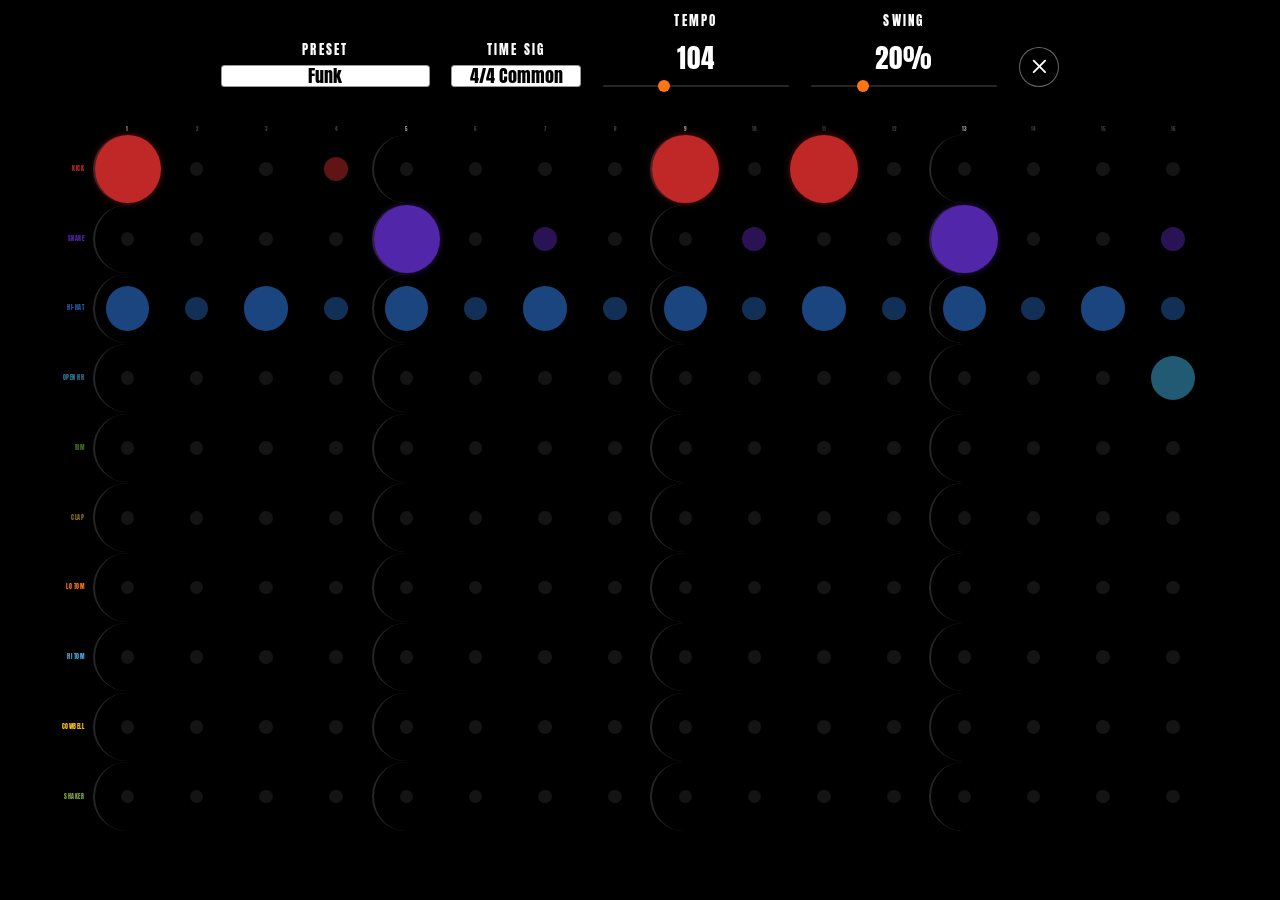
<file: data/music/sequencer/index.html>
<!DOCTYPE html>
<html lang="en">
<head>
<meta charset="UTF-8">
<meta name="viewport" content="width=device-width, initial-scale=1.0">
<title>Drum Sequencer · Tribe of Abraham</title>
<meta name="apple-mobile-web-app-capable" content="yes">
<meta name="mobile-web-app-capable" content="yes">
<meta name="apple-mobile-web-app-status-bar-style" content="black-translucent">
<meta name="theme-color" content="#000000">
<link rel="preconnect" href="https://fonts.googleapis.com">
<link rel="preconnect" href="https://fonts.gstatic.com" crossorigin>
<link href="https://fonts.googleapis.com/css2?family=Anton&family=DM+Sans:wght@300;400;500&display=swap" rel="stylesheet">
<style>
*, *::before, *::after { box-sizing: border-box; margin: 0; padding: 0; }

:root {
  /* Nashville Notation chord palette */
  --c1: #c02727;  /* Red */
  --c2: #5226a8;  /* Purple */
  --c3: #235daa;  /* Blue */
  --c4: #2d7899;  /* Teal */
  --c5: #476b26;  /* Olive Green */
  --c6: #8e7100;  /* Dark Gold */
  --c7: #ff7415;  /* Orange */
  --c8: #4caedc;  /* Cyan */
  --c9: #ffc70f;  /* Yellow */
  --c10: #7ea740; /* Leaf Green */

  /* Neutral system */
  --bg: #000000;
  --bg-solid: #000000;
  --panel: #000000;
  --panel-hover: #000000;
  --border: rgba(255,255,255,0.12);
  --border-bright: rgba(255,255,255,0.4);
  --text: #ffffff;
  --text-dim: rgba(255,255,255,0.6);
  --text-muted: rgba(255,255,255,0.4);

  /* Fonts */
  --display: 'Anton', Impact, sans-serif;
  --body: 'DM Sans', system-ui, sans-serif;
}

body {
  background: var(--bg-solid);
  color: var(--text);
  font-family: var(--body);
  font-weight: 300;
  line-height: 1.6;
  overflow-x: hidden;
  min-height: 100vh;
  display: flex; flex-direction: column;
}

/* ── INFO BUTTON ── */
.info-btn {
  background: none; border: solid 0.08em var(--border-bright);
  color: var(--text-dim); font-family: var(--body); font-size: clamp(0.4rem, 0.8vmin, 0.7rem);
  width: clamp(1em, 2.2vmin, 1.6em); height: clamp(1em, 2.2vmin, 1.6em); border-radius: 50%; cursor: pointer;
  display: flex; align-items: center; justify-content: center;
  transition: color 0.2s, border-color 0.2s;
  flex-shrink: 0;
}
.info-btn:hover { color: var(--text); border-color: var(--text); }

/* ── INFO OVERLAY ── */
.overlay {
  position: fixed; inset: 0; z-index: 200;
  background: rgba(0,0,0,0.95);
  display: flex; align-items: center; justify-content: center;
  opacity: 0; pointer-events: none;
  transition: opacity 0.25s;
}
.overlay.open { opacity: 1; pointer-events: all; }
.overlay-card {
  background: #1a1a1a; border: solid 0.08em var(--border-bright);
  border-radius: 0.4em; padding: 2.5rem; max-width: 30em; width: 90%;
  position: relative;
}
.overlay-card h2 {
  font-family: var(--display); font-size: 1.4rem;
  text-transform: uppercase; margin-bottom: 1rem;
}
.overlay-card h2 .t-drum { color: var(--c1); }
.overlay-card h2 .t-seq { color: var(--c3); }
.overlay-card p {
  font-size: 0.88rem; color: var(--text-dim); line-height: 1.7;
  margin-bottom: 0.8rem;
}
.overlay-card .keys {
  display: flex; flex-wrap: wrap; gap: 0.5rem; margin-top: 1rem;
}
.overlay-card .key-tag {
  font-family: var(--display); font-size: 0.6rem;
  text-transform: uppercase; letter-spacing: 0.08em;
  padding: 0.25rem 0.6rem; border-radius: 0.2em;
  background: rgba(255,255,255,0.08); color: var(--text-muted);
}
.overlay-card .key-tag span { color: var(--text); }
.overlay-close {
  position: absolute; top: 1rem; right: 1rem;
  background: none; border: none; color: var(--text-muted);
  font-size: 1.4rem; cursor: pointer; line-height: 1;
  transition: color 0.2s;
}
.overlay-close:hover { color: var(--text); }
.overlay-foot {
  margin-top: 1.5rem; padding-top: 1rem;
  border-top: 0.08em solid var(--border);
  font-size: 0.65rem; color: var(--text-muted);
}
.overlay-foot a { color: var(--c7); text-decoration: none; }
.overlay-foot a:hover { color: var(--c9); }

/* ── CONTROLS ── */
.controls-bar {
  background: #000000;
  border-bottom: none;
  padding: 0.6em 1em;
  flex-shrink: 0;
  font-size: 1.4vw;
}
.controls {
  display: flex; flex-wrap: wrap; align-items: flex-end;
  justify-content: center; gap: 1.2em;
  margin: 0 auto;
}
.control-group {
  display: flex; flex-direction: column; align-items: center; gap: 0.3em;
}
.control-group label {
  font-family: var(--display); font-size: 0.7em;
  letter-spacing: 0.18em; text-transform: uppercase;
  color: white;
}
.control-group select {
  background-color: white;
  color: black;
  border: solid .01em rgba(0,0,0,0.4);
  font-family: var(--display); font-size: 1em;
  height: 1.2em;
  padding: 0 0.3em;
  border-radius: .2em;
  cursor: pointer; outline: none;
  -webkit-appearance: none; appearance: none;
  text-align: center;
  text-align-last: center;
  line-height: 1.1em;
}
.control-group select:hover,
.control-group select:focus { border-color: black; }
.control-group select option { background: white; color: black; font-size: .6em; }

input[type="range"] {
  -webkit-appearance: none; appearance: none;
  width: 14em; height: 0.15em;
  background: rgba(255,255,255,0.15); border: none; border-radius: 0.15em;
  outline: none;
}
input[type="range"]::-webkit-slider-thumb {
  -webkit-appearance: none;
  width: 0.9em; height: 0.9em;
  background: var(--c7); border-radius: 50%; cursor: pointer; border: none;
}
input[type="range"]::-moz-range-thumb {
  width: 0.9em; height: 0.9em;
  background: var(--c7); border: none; border-radius: 50%; cursor: pointer;
}
.bpm-display {
  font-family: var(--display); font-size: 1.5em;
  color: white; letter-spacing: 0.04em;
  min-width: 3ch; text-align: center;
}
.swing-val {
  font-family: var(--display); font-size: 1.5em;
  color: white; letter-spacing: 0.04em;
  min-width: 3ch; text-align: center;
}

/* ── TRANSPORT BUTTONS ── */
.transport { display: flex; gap: 0.5em; align-items: flex-end; margin-top: 0.4em; }
.btn {
  background-color: rgba(0,0,0,0.4);
  cursor: pointer;
  height: 3em;
  width: 3em;
  border-radius: 50%;
  border: solid .05em rgba(255,255,255,0.4);
  display: flex; align-items: center; justify-content: center;
  padding: 0;
  transition: all 0.2s;
}
.btn:hover { border-color: rgba(255,255,255,0.8); }
.btn svg { width: 60%; height: 60%; }
.btn.active {
  border-color: var(--c1);
}
.btn-clear:hover { border-color: rgba(255,255,255,0.8); }

/* ── (preset-info and legend removed — info lives in overlay) ──*/

/* ── SEQUENCER GRID ── */
.sequencer-wrap {
  flex: 1;
  padding: 1em;
  padding-top: 1.5em;
  padding-right: 4em;
  width: 100%;
  font-size: 1.4vw;
}
.sequencer {
  display: grid; gap: clamp(0.05em, 0.15vmin, 0.2em);
  background: #000000;
  border-radius: 0.3em;
  width: 100%;
  padding: clamp(0.05em, 0.15vmin, 0.2em);
}
.row-label {
  display: flex; align-items: center; justify-content: flex-end;
  padding-right: clamp(0.2rem, 0.8vmin, 0.7rem);
  font-family: var(--display);
  font-size: clamp(0.35rem, 0.7vmin, 0.6rem); letter-spacing: 0.08em;
  text-transform: uppercase; white-space: nowrap;
}
.step {
  width: 100%; aspect-ratio: 1;
  background: transparent;
  border: none; border-radius: 50%;
  cursor: pointer;
  transition: background 0.08s, box-shadow 0.08s;
  position: relative;
  display: flex; align-items: center; justify-content: center;
}
.step::before {
  content: '';
  width: 20%; height: 20%;
  border-radius: 50%;
  background: rgba(255,255,255,0.08);
  transition: width 0.1s, height 0.1s, background 0.1s, box-shadow 0.1s;
}
.step:hover::before {
  background: rgba(255,255,255,0.18);
  width: 45%; height: 45%;
}
/* Velocity colors are set per-row via inline CSS custom property --rc */
.step.vel-1::before { width: 35%; height: 35%; background: color-mix(in srgb, var(--rc) 50%, transparent); }
.step.vel-2::before { width: 65%; height: 65%; background: color-mix(in srgb, var(--rc) 75%, transparent); }
.step.vel-3::before { width: 100%; height: 100%; background: var(--rc); box-shadow: 0 0 0.4em color-mix(in srgb, var(--rc) 50%, transparent); }

.step.playing::after {
  content: '';
  position: absolute; inset: -0.08em;
  border: 0.15em solid #fff;
  border-radius: 50%;
  pointer-events: none;
}
.step.downbeat {
  border-left: 0.15em solid rgba(255,255,255,0.15);
}

/* Step numbers */
.step-number {
  display: flex; align-items: center; justify-content: center;
  font-family: var(--display);
  font-size: clamp(0.3rem, 0.55vmin, 0.45rem); color: var(--text-muted); opacity: 0.6;
}
.step-number.downbeat-num { color: var(--text-dim); opacity: 1; }
.step-number.active-col { color: #fff; opacity: 1; }



/* ── RESPONSIVE: portrait ── */
@media (orientation: portrait) {
  .controls {
    display: grid;
    grid-template-columns: auto auto;
    grid-template-rows: auto auto;
    column-gap: 1.5em;
    row-gap: 0.4em;
    justify-content: start;
    align-items: center;
    padding-left: 1em;
  }
  .control-group {
    flex-direction: row;
    align-items: center;
    gap: 0.5em;
  }
  .cg-preset { grid-column: 1; grid-row: 1; justify-self: start; }
  .cg-timesig { grid-column: 1; grid-row: 2; justify-self: start; }
  .cg-tempo { grid-column: 2; grid-row: 1; margin-left: 1.5em; }
  .cg-swing { grid-column: 2; grid-row: 2; margin-left: 1.5em; }
  input[type="range"] { width: 20em; }
  .transport {
    position: absolute;
    right: 4em;
    bottom: 0.3em;
  }
  .controls-bar { position: relative; }
}

/* ── THUMBNAIL: hide controls when embedded tiny ── */
@media (max-height: 160px) {
  .controls-bar { display: none; }
  .sequencer-wrap { padding: 0.2em; font-size: 1vmin; }
  .row-label { display: none; }
  .step-number { display: none; }
}

/* ── color-mix fallback for older browsers ── */
@supports not (background: color-mix(in srgb, red 50%, transparent)) {
  .step.vel-1::before { opacity: 0.35; background: var(--rc); }
  .step.vel-2::before { opacity: 0.65; background: var(--rc); }
  .step.vel-3::before { opacity: 1; background: var(--rc); }
}
</style>
</head>
<body>

<!-- CONTROLS -->
<div class="controls-bar">
  <div class="controls">
    <div class="control-group cg-preset">
      <label>Preset</label>
      <select id="presetSelect"></select>
    </div>
    <div class="control-group cg-timesig">
      <label>Time Sig</label>
      <select id="timeSigSelect"></select>
    </div>
    <div class="control-group cg-tempo">
      <label>Tempo</label>
      <div class="bpm-display" id="bpmDisplay">120</div>
      <input type="range" id="bpmSlider" min="40" max="240" value="120">
    </div>
    <div class="control-group cg-swing">
      <label>Swing</label>
      <span class="swing-val" id="swingDisplay">0%</span>
      <input type="range" id="swingSlider" min="0" max="75" value="0">
    </div>
    <div class="transport">
      <button class="btn btn-clear" id="clearBtn" onclick="clearGrid()"><svg viewBox="0 0 24 24" fill="none" stroke="white" stroke-width="2" stroke-linecap="round"><line x1="18" y1="6" x2="6" y2="18"/><line x1="6" y1="6" x2="18" y2="18"/></svg></button>
    </div>
  </div>
</div>

<!-- GRID -->
<div class="sequencer-wrap">
  <div class="sequencer" id="sequencer"></div>
</div>

<!-- INFO OVERLAY -->
<div class="overlay" id="infoOverlay" onclick="if(event.target===this)toggleInfo()">
  <div class="overlay-card">
    <button class="overlay-close" onclick="toggleInfo()">&times;</button>
    <h2><span class="t-drum">Drum</span> <span class="t-seq">Sequencer</span></h2>
    <p>Build beats across world traditions. Explore polyrhythms, odd meters, and ethnic grooves from Afrobeat to Balkan 7/8.</p>
    <p>Click a step to cycle through three velocity levels and off. Right-click to clear. Press Space to play/stop.</p>
    <div class="keys">
      <div class="key-tag"><span>Click</span> cycle velocity</div>
      <div class="key-tag"><span>Right-click</span> clear step</div>
      <div class="key-tag"><span>Space</span> play / stop</div>
    </div>
    <div class="overlay-foot">
      &copy; 2026 <a href="https://tribeofabraham.com">Tribe of Abraham</a> &middot; <a href="https://ragamuffinstudios.com">Ragamuffin Studios</a>
    </div>
  </div>
</div>

<script>
// ═══════════════════════════════════════════
// INSTRUMENT COLORS (Nashville Notation palette)
// ═══════════════════════════════════════════
const ROW_COLORS = {
  kick:    '#c02727', // Red
  snare:   '#5226a8', // Purple
  hihat:   '#235daa', // Blue
  open:    '#2d7899', // Teal
  rimshot: '#476b26', // Olive Green
  clap:    '#8e7100', // Dark Gold
  tomlo:   '#ff7415', // Orange
  tomhi:   '#4caedc', // Cyan
  cowbell: '#ffc70f', // Yellow
  shaker:  '#7ea740', // Leaf Green
};

// ═══════════════════════════════════════════
// AUDIO ENGINE
// ═══════════════════════════════════════════
let audioCtx = null;
function ensureAudio() {
  if (!audioCtx) audioCtx = new (window.AudioContext || window.webkitAudioContext)();
  if (audioCtx.state === 'suspended') audioCtx.resume();
  return audioCtx;
}

function playKick(time, vel) {
  const ctx = ensureAudio();
  const g = ctx.createGain(); g.connect(ctx.destination);
  g.gain.setValueAtTime(vel, time);
  g.gain.exponentialRampToValueAtTime(0.001, time + 0.5);
  const osc = ctx.createOscillator(); osc.type = 'sine';
  osc.frequency.setValueAtTime(160, time);
  osc.frequency.exponentialRampToValueAtTime(40, time + 0.12);
  osc.connect(g); osc.start(time); osc.stop(time + 0.5);
  const o2 = ctx.createOscillator(); const g2 = ctx.createGain();
  g2.connect(ctx.destination);
  g2.gain.setValueAtTime(vel * 0.6, time);
  g2.gain.exponentialRampToValueAtTime(0.001, time + 0.04);
  o2.type = 'square';
  o2.frequency.setValueAtTime(800, time);
  o2.frequency.exponentialRampToValueAtTime(100, time + 0.04);
  o2.connect(g2); o2.start(time); o2.stop(time + 0.05);
}

function playSnare(time, vel) {
  const ctx = ensureAudio();
  const bufLen = ctx.sampleRate * 0.15;
  const buf = ctx.createBuffer(1, bufLen, ctx.sampleRate);
  const d = buf.getChannelData(0);
  for (let i = 0; i < bufLen; i++) d[i] = Math.random() * 2 - 1;
  const n = ctx.createBufferSource(); n.buffer = buf;
  const nf = ctx.createBiquadFilter(); nf.type = 'highpass'; nf.frequency.value = 1800;
  const ng = ctx.createGain();
  ng.gain.setValueAtTime(vel * 0.7, time);
  ng.gain.exponentialRampToValueAtTime(0.001, time + 0.15);
  n.connect(nf).connect(ng).connect(ctx.destination);
  n.start(time); n.stop(time + 0.15);
  const osc = ctx.createOscillator(); osc.type = 'triangle';
  osc.frequency.setValueAtTime(200, time);
  osc.frequency.exponentialRampToValueAtTime(120, time + 0.06);
  const og = ctx.createGain();
  og.gain.setValueAtTime(vel * 0.55, time);
  og.gain.exponentialRampToValueAtTime(0.001, time + 0.1);
  osc.connect(og).connect(ctx.destination);
  osc.start(time); osc.stop(time + 0.1);
}

function playHiHat(time, vel, open) {
  const ctx = ensureAudio();
  const dur = open ? 0.3 : 0.06;
  const bufLen = ctx.sampleRate * dur;
  const buf = ctx.createBuffer(1, bufLen, ctx.sampleRate);
  const d = buf.getChannelData(0);
  for (let i = 0; i < bufLen; i++) d[i] = Math.random() * 2 - 1;
  const n = ctx.createBufferSource(); n.buffer = buf;
  const bp = ctx.createBiquadFilter();
  bp.type = 'bandpass'; bp.frequency.value = open ? 6000 : 8000; bp.Q.value = 1.2;
  const g = ctx.createGain();
  g.gain.setValueAtTime(vel * (open ? 0.45 : 0.35), time);
  g.gain.exponentialRampToValueAtTime(0.001, time + dur);
  n.connect(bp).connect(g).connect(ctx.destination);
  n.start(time); n.stop(time + dur);
}

function playTom(time, vel, freq) {
  const ctx = ensureAudio();
  const osc = ctx.createOscillator(); osc.type = 'sine';
  osc.frequency.setValueAtTime(freq * 1.3, time);
  osc.frequency.exponentialRampToValueAtTime(freq, time + 0.08);
  const g = ctx.createGain();
  g.gain.setValueAtTime(vel * 0.7, time);
  g.gain.exponentialRampToValueAtTime(0.001, time + 0.3);
  osc.connect(g).connect(ctx.destination);
  osc.start(time); osc.stop(time + 0.3);
}

function playRimshot(time, vel) {
  const ctx = ensureAudio();
  const osc = ctx.createOscillator(); osc.type = 'triangle';
  osc.frequency.setValueAtTime(820, time);
  const g = ctx.createGain();
  g.gain.setValueAtTime(vel * 0.5, time);
  g.gain.exponentialRampToValueAtTime(0.001, time + 0.04);
  osc.connect(g).connect(ctx.destination);
  osc.start(time); osc.stop(time + 0.05);
  const bufLen = ctx.sampleRate * 0.025;
  const buf = ctx.createBuffer(1, bufLen, ctx.sampleRate);
  const d = buf.getChannelData(0);
  for (let i = 0; i < bufLen; i++) d[i] = Math.random() * 2 - 1;
  const n = ctx.createBufferSource(); n.buffer = buf;
  const hf = ctx.createBiquadFilter(); hf.type = 'highpass'; hf.frequency.value = 4000;
  const ng = ctx.createGain();
  ng.gain.setValueAtTime(vel * 0.4, time);
  ng.gain.exponentialRampToValueAtTime(0.001, time + 0.025);
  n.connect(hf).connect(ng).connect(ctx.destination);
  n.start(time); n.stop(time + 0.03);
}

function playCowbell(time, vel) {
  const ctx = ensureAudio();
  const o1 = ctx.createOscillator(); o1.type = 'square'; o1.frequency.value = 587;
  const o2 = ctx.createOscillator(); o2.type = 'square'; o2.frequency.value = 845;
  const g = ctx.createGain();
  g.gain.setValueAtTime(vel * 0.3, time);
  g.gain.exponentialRampToValueAtTime(0.001, time + 0.15);
  const bp = ctx.createBiquadFilter(); bp.type = 'bandpass'; bp.frequency.value = 700; bp.Q.value = 3;
  o1.connect(bp); o2.connect(bp); bp.connect(g).connect(ctx.destination);
  o1.start(time); o2.start(time); o1.stop(time + 0.15); o2.stop(time + 0.15);
}

function playClap(time, vel) {
  const ctx = ensureAudio();
  for (let i = 0; i < 3; i++) {
    const off = time + i * 0.008;
    const bufLen = ctx.sampleRate * 0.04;
    const buf = ctx.createBuffer(1, bufLen, ctx.sampleRate);
    const d = buf.getChannelData(0);
    for (let j = 0; j < bufLen; j++) d[j] = Math.random() * 2 - 1;
    const n = ctx.createBufferSource(); n.buffer = buf;
    const bp = ctx.createBiquadFilter(); bp.type = 'bandpass'; bp.frequency.value = 2400; bp.Q.value = 0.8;
    const g = ctx.createGain();
    g.gain.setValueAtTime(vel * 0.4, off);
    g.gain.exponentialRampToValueAtTime(0.001, off + 0.08);
    n.connect(bp).connect(g).connect(ctx.destination);
    n.start(off); n.stop(off + 0.08);
  }
}

function playShaker(time, vel) {
  const ctx = ensureAudio();
  const bufLen = ctx.sampleRate * 0.1;
  const buf = ctx.createBuffer(1, bufLen, ctx.sampleRate);
  const d = buf.getChannelData(0);
  for (let i = 0; i < bufLen; i++) d[i] = Math.random() * 2 - 1;
  const n = ctx.createBufferSource(); n.buffer = buf;
  const hp = ctx.createBiquadFilter(); hp.type = 'highpass'; hp.frequency.value = 5000;
  const g = ctx.createGain();
  g.gain.setValueAtTime(vel * 0.55, time);
  g.gain.exponentialRampToValueAtTime(0.001, time + 0.1);
  n.connect(hp).connect(g).connect(ctx.destination);
  n.start(time); n.stop(time + 0.1);
}

const instruments = [
  { id: 'kick',    name: 'Kick',    play: (t, v) => playKick(t, v) },
  { id: 'snare',   name: 'Snare',   play: (t, v) => playSnare(t, v) },
  { id: 'hihat',   name: 'Hi-Hat',  play: (t, v) => playHiHat(t, v, false) },
  { id: 'open',    name: 'Open HH', play: (t, v) => playHiHat(t, v, true) },
  { id: 'rimshot', name: 'Rim',     play: (t, v) => playRimshot(t, v) },
  { id: 'clap',    name: 'Clap',    play: (t, v) => playClap(t, v) },
  { id: 'tomlo',   name: 'Lo Tom',  play: (t, v) => playTom(t, v, 90) },
  { id: 'tomhi',   name: 'Hi Tom',  play: (t, v) => playTom(t, v, 160) },
  { id: 'cowbell', name: 'Cowbell', play: (t, v) => playCowbell(t, v) },
  { id: 'shaker',  name: 'Shaker',  play: (t, v) => playShaker(t, v) },
];

// ═══════════════════════════════════════════
// TIME SIGNATURES
// ═══════════════════════════════════════════
const timeSignatures = {
  '4/4':  { beats: 4, subdivision: 4, steps: 16, label: '4/4 Common' },
  '3/4':  { beats: 3, subdivision: 4, steps: 12, label: '3/4 Waltz' },
  '6/8':  { beats: 2, subdivision: 6, steps: 12, label: '6/8 Compound' },
  '5/4':  { beats: 5, subdivision: 4, steps: 20, label: '5/4 Irregular' },
  '7/8':  { beats: 7, subdivision: 2, steps: 14, label: '7/8 Asymmetric' },
  '9/8':  { beats: 3, subdivision: 6, steps: 18, label: '9/8 Compound' },
  '12/8': { beats: 4, subdivision: 6, steps: 24, label: '12/8 Shuffle' },
};

// ═══════════════════════════════════════════
// PRESETS
// ═══════════════════════════════════════════
const presets = {
  'empty': {
    name: '\u2014 Empty \u2014', timeSig: '4/4', bpm: 120, swing: 0,
    desc: 'Blank canvas. Click steps to cycle: off \u2192 ghost \u2192 medium \u2192 accent. Right-click to clear.',
    pattern: {}
  },
  'rock-basic': {
    name: 'Rock Basic', timeSig: '4/4', bpm: 110, swing: 0,
    desc: 'Standard rock beat \u2014 the backbone of Western popular music since the 1950s.',
    pattern: {
      kick:  [3,0,0,0, 0,0,0,0, 3,0,0,0, 0,0,0,0],
      snare: [0,0,0,0, 3,0,0,0, 0,0,0,0, 3,0,0,0],
      hihat: [2,0,2,0, 2,0,2,0, 2,0,2,0, 2,0,2,0],
    }
  },
  'afrobeat': {
    name: 'Afrobeat', timeSig: '4/4', bpm: 115, swing: 15,
    desc: 'Fela Kuti\u2013inspired groove from Lagos, Nigeria. Interlocking patterns create polyrhythmic tension.',
    pattern: {
      kick:    [3,0,0,1, 0,0,3,0, 0,0,1,0, 0,0,0,0],
      snare:   [0,0,0,0, 3,0,0,1, 0,0,0,0, 3,0,0,0],
      hihat:   [2,0,1,0, 2,0,1,0, 2,0,1,0, 2,0,1,0],
      shaker:  [1,1,1,1, 1,1,1,1, 1,1,1,1, 1,1,1,1],
      cowbell: [0,0,3,0, 0,3,0,0, 3,0,0,3, 0,0,3,0],
    }
  },
  'reggae-one-drop': {
    name: 'Reggae One Drop', timeSig: '4/4', bpm: 78, swing: 10,
    desc: 'The one-drop \u2014 heartbeat of reggae from Kingston, Jamaica. Kick and snare land together on beat 3.',
    pattern: {
      kick:    [0,0,0,0, 0,0,0,0, 3,0,0,0, 0,0,0,0],
      snare:   [0,0,0,0, 0,0,0,0, 3,0,0,0, 0,0,0,0],
      rimshot: [0,0,0,0, 0,0,2,0, 0,0,0,0, 0,0,2,0],
      hihat:   [0,2,0,2, 0,2,0,2, 0,2,0,2, 0,2,0,2],
    }
  },
  'bossa-nova': {
    name: 'Bossa Nova', timeSig: '4/4', bpm: 135, swing: 0,
    desc: 'From Rio de Janeiro \u2014 the samba-jazz fusion of Jo\u00e3o Gilberto and Tom Jobim.',
    pattern: {
      kick:    [3,0,0,1, 0,0,3,0, 0,1,0,0, 3,0,0,0],
      rimshot: [0,0,2,0, 0,0,0,2, 0,0,2,0, 0,0,0,2],
      hihat:   [1,1,1,1, 1,1,1,1, 1,1,1,1, 1,1,1,1],
      shaker:  [2,0,1,0, 2,0,1,0, 2,0,1,0, 2,0,1,0],
    }
  },
  'samba': {
    name: 'Samba', timeSig: '4/4', bpm: 100, swing: 0,
    desc: 'Brazilian samba \u2014 surdo and tamborim patterns from the escolas de samba of Rio\'s Carnival.',
    pattern: {
      kick:    [3,0,0,0, 0,0,0,0, 0,0,3,0, 0,0,0,0],
      snare:   [0,0,1,0, 2,0,1,0, 0,0,1,0, 2,0,1,0],
      hihat:   [2,1,2,1, 2,1,2,1, 2,1,2,1, 2,1,2,1],
      rimshot: [0,0,0,2, 0,0,2,0, 0,0,0,2, 0,0,2,0],
      shaker:  [1,1,1,1, 1,1,1,1, 1,1,1,1, 1,1,1,1],
    }
  },
  'funk': {
    name: 'Funk', timeSig: '4/4', bpm: 104, swing: 20,
    desc: 'James Brown / Clyde Stubblefield funk pocket. Ghost notes on the snare create the greasy feel.',
    pattern: {
      kick:    [3,0,0,1, 0,0,0,0, 3,0,3,0, 0,0,0,0],
      snare:   [0,0,0,0, 3,0,1,0, 0,1,0,0, 3,0,0,1],
      hihat:   [2,1,2,1, 2,1,2,1, 2,1,2,1, 2,1,2,1],
      open:    [0,0,0,0, 0,0,0,0, 0,0,0,0, 0,0,0,2],
    }
  },
  'hiphop': {
    name: 'Hip-Hop Boom Bap', timeSig: '4/4', bpm: 90, swing: 35,
    desc: 'East Coast boom bap \u2014 the swing-heavy pocket of 90s Golden Era hip-hop.',
    pattern: {
      kick:    [3,0,0,0, 0,0,0,2, 3,0,0,3, 0,0,0,0],
      snare:   [0,0,0,0, 3,0,0,0, 0,0,0,0, 3,0,0,0],
      hihat:   [2,0,2,0, 2,0,2,0, 2,0,2,0, 2,0,2,0],
      open:    [0,0,0,0, 0,0,0,2, 0,0,0,0, 0,0,0,2],
    }
  },
  'disco': {
    name: 'Disco', timeSig: '4/4', bpm: 120, swing: 0,
    desc: 'Four-on-the-floor \u2014 the driving force of 1970s dance floors, from Studio 54 to Paradise Garage.',
    pattern: {
      kick:    [3,0,0,0, 3,0,0,0, 3,0,0,0, 3,0,0,0],
      snare:   [0,0,0,0, 3,0,0,0, 0,0,0,0, 3,0,0,0],
      hihat:   [2,0,2,0, 2,0,2,0, 2,0,2,0, 2,0,2,0],
      open:    [0,0,0,2, 0,0,0,2, 0,0,0,2, 0,0,0,2],
    }
  },
  'motown': {
    name: 'Motown', timeSig: '4/4', bpm: 108, swing: 10,
    desc: 'Detroit soul \u2014 Benny Benjamin\'s tambourine-driven pocket from Hitsville, U.S.A.',
    pattern: {
      kick:    [3,0,0,0, 3,0,0,0, 3,0,0,0, 3,0,0,0],
      snare:   [0,0,0,0, 3,0,0,0, 0,0,0,0, 3,0,0,0],
      hihat:   [2,2,2,2, 2,2,2,2, 2,2,2,2, 2,2,2,2],
      shaker:  [0,1,0,1, 0,1,0,1, 0,1,0,1, 0,1,0,1],
    }
  },
  'cumbia': {
    name: 'Cumbia', timeSig: '4/4', bpm: 95, swing: 0,
    desc: 'Colombian cumbia \u2014 indigenous, African, and Spanish fusion from the Caribbean coast.',
    pattern: {
      kick:    [0,0,0,0, 3,0,0,0, 0,0,0,0, 3,0,0,0],
      snare:   [0,0,0,0, 0,0,0,0, 3,0,0,0, 0,0,0,0],
      hihat:   [2,0,2,0, 2,0,2,0, 2,0,2,0, 2,0,2,0],
      shaker:  [2,1,2,1, 2,1,2,1, 2,1,2,1, 2,1,2,1],
      cowbell: [0,0,2,0, 0,0,2,0, 0,0,2,0, 0,0,2,0],
    }
  },
  'dabke': {
    name: 'Dabke', timeSig: '4/4', bpm: 145, swing: 0,
    desc: 'Levantine dabke \u2014 the stomping folk line dance of Lebanon, Syria, Palestine, and Jordan.',
    pattern: {
      kick:    [3,0,0,0, 0,0,3,0, 0,0,0,0, 0,0,3,0],
      snare:   [0,0,0,0, 3,0,0,0, 0,0,0,0, 3,0,0,0],
      tomlo:   [0,0,0,2, 0,0,0,0, 0,0,0,2, 0,0,0,0],
      hihat:   [2,0,2,0, 2,0,2,0, 2,0,2,0, 2,0,2,0],
    }
  },
  'second-line': {
    name: 'New Orleans Second Line', timeSig: '4/4', bpm: 108, swing: 30,
    desc: 'New Orleans second line \u2014 the joyous, syncopated street beat of brass band parades.',
    pattern: {
      kick:    [3,0,0,0, 0,0,3,0, 0,3,0,0, 0,0,0,0],
      snare:   [0,0,0,1, 3,0,0,1, 0,0,2,0, 3,0,0,1],
      hihat:   [2,0,2,0, 2,0,2,0, 2,0,2,0, 2,0,2,0],
      cowbell: [0,2,0,0, 0,2,0,0, 0,2,0,0, 0,2,0,0],
    }
  },
  'highlife': {
    name: 'Ghanaian Highlife', timeSig: '4/4', bpm: 115, swing: 15,
    desc: 'Ghanaian highlife \u2014 joyful dance music blending West African and Western idioms.',
    pattern: {
      kick:    [3,0,0,0, 0,0,3,0, 0,0,0,0, 3,0,0,0],
      snare:   [0,0,0,0, 3,0,0,0, 0,0,0,0, 3,0,0,0],
      hihat:   [2,0,2,0, 2,0,2,0, 2,0,2,0, 2,0,2,0],
      cowbell: [0,0,3,0, 0,0,0,3, 0,0,3,0, 0,0,0,3],
      shaker:  [1,1,1,1, 1,1,1,1, 1,1,1,1, 1,1,1,1],
    }
  },
  'waltz': {
    name: 'Viennese Waltz', timeSig: '3/4', bpm: 180, swing: 0,
    desc: 'The elegant three-beat pattern of the Viennese ballroom \u2014 timeless since Strauss.',
    pattern: {
      kick:  [3,0,0,0, 0,0,0,0, 0,0,0,0],
      snare: [0,0,0,0, 2,0,0,0, 2,0,0,0],
      hihat: [2,0,1,0, 2,0,1,0, 2,0,1,0],
    }
  },
  'landler': {
    name: 'L\u00e4ndler', timeSig: '3/4', bpm: 140, swing: 0,
    desc: 'An Austrian folk dance in 3/4 \u2014 the rustic ancestor of the waltz.',
    pattern: {
      kick:    [3,0,0,0, 0,0,0,0, 0,0,0,0],
      snare:   [0,0,0,0, 3,0,0,0, 2,0,0,1],
      rimshot: [0,0,1,0, 0,0,1,0, 0,0,1,0],
      hihat:   [1,0,2,0, 1,0,2,0, 1,0,2,0],
    }
  },
  'west-african-68': {
    name: 'West African 6/8', timeSig: '6/8', bpm: 110, swing: 0,
    desc: 'The foundation of West African rhythm \u2014 a 6/8 bell pattern from Ghana, Nigeria, and Guinea.',
    pattern: {
      cowbell: [3,0,2,0,2,0, 3,0,0,2,0,2],
      kick:    [3,0,0,0,0,0, 0,0,3,0,0,0],
      snare:   [0,0,0,0,0,0, 3,0,0,0,0,0],
      shaker:  [2,1,1,2,1,1, 2,1,1,2,1,1],
      tomlo:   [0,0,0,0,2,0, 0,0,0,0,0,2],
    }
  },
  'afro-cuban-68': {
    name: 'Afro-Cuban 6/8', timeSig: '6/8', bpm: 105, swing: 0,
    desc: 'Afro-Cuban bemb\u00e9 \u2014 the sacred 6/8 feel of Santer\u00eda ceremonies and rumba.',
    pattern: {
      cowbell: [3,0,2,0,2,3, 0,2,0,2,0,0],
      kick:    [3,0,0,0,0,0, 3,0,0,0,0,0],
      snare:   [0,0,0,3,0,0, 0,0,0,3,0,0],
      hihat:   [2,0,1,0,1,0, 2,0,1,0,1,0],
      shaker:  [1,1,1,1,1,1, 1,1,1,1,1,1],
    }
  },
  'shuffle-blues': {
    name: 'Blues Shuffle', timeSig: '12/8', bpm: 80, swing: 0,
    desc: 'The 12/8 triplet shuffle \u2014 bedrock of Delta blues, Chicago electric, and early rock \'n\' roll.',
    pattern: {
      kick:  [3,0,0,0,0,0, 3,0,0,0,0,0, 3,0,0,0,0,0, 3,0,0,0,0,0],
      snare: [0,0,0,0,0,0, 3,0,0,0,0,0, 0,0,0,0,0,0, 3,0,0,0,0,0],
      hihat: [2,0,1,2,0,1, 2,0,1,2,0,1, 2,0,1,2,0,1, 2,0,1,2,0,1],
    }
  },
  'take-five': {
    name: 'Take Five', timeSig: '5/4', bpm: 172, swing: 0,
    desc: 'Inspired by Dave Brubeck\'s iconic 1959 composition \u2014 jazz in 5/4 time, grouped 3+2.',
    pattern: {
      kick:    [3,0,0,0, 0,0,0,0, 0,0,0,0, 3,0,0,0, 0,0,0,0],
      snare:   [0,0,0,0, 0,0,3,0, 0,0,0,0, 0,0,0,0, 0,0,3,0],
      hihat:   [2,0,1,0, 2,0,1,0, 2,0,1,0, 2,0,1,0, 2,0,1,0],
      rimshot: [0,0,0,0, 0,0,0,0, 2,0,0,0, 0,0,0,0, 0,0,0,0],
    }
  },
  'persian-5': {
    name: 'Persian 5/4', timeSig: '5/4', bpm: 130, swing: 0,
    desc: 'Evoking Persian classical music\'s dastg\u0101h system \u2014 tombak drumming in 5/4.',
    pattern: {
      kick:    [3,0,0,0, 0,0,0,0, 3,0,0,0, 0,0,0,0, 0,0,0,0],
      snare:   [0,0,0,0, 3,0,0,0, 0,0,0,0, 0,0,3,0, 0,0,0,0],
      rimshot: [0,0,2,0, 0,0,1,0, 0,0,2,0, 0,0,0,0, 2,0,1,0],
      shaker:  [1,0,1,0, 1,0,1,0, 1,0,1,0, 1,0,1,0, 1,0,1,0],
    }
  },
  'balkan-78': {
    name: 'Balkan 7/8', timeSig: '7/8', bpm: 160, swing: 0,
    desc: 'Bulgarian rachenitsa \u2014 the irregular 7/8 dance rhythm, grouped 2+2+3.',
    pattern: {
      kick:    [3,0, 3,0, 0,0,0, 3,0, 3,0, 0,0,0],
      snare:   [0,0, 0,0, 3,0,0, 0,0, 0,0, 3,0,0],
      hihat:   [2,1, 2,1, 2,1,1, 2,1, 2,1, 2,1,1],
      rimshot: [0,0, 0,0, 0,0,2, 0,0, 0,0, 0,0,2],
    }
  },
  'turkish-78': {
    name: 'Turkish 7/8', timeSig: '7/8', bpm: 150, swing: 0,
    desc: 'Turkish aksak rhythm \u2014 the lopsided groove of Anatolian folk music, grouped 3+2+2.',
    pattern: {
      kick:    [3,0,0, 0,0, 0,0, 3,0,0, 0,0, 0,0],
      snare:   [0,0,0, 3,0, 3,0, 0,0,0, 3,0, 3,0],
      hihat:   [2,0,1, 2,1, 2,1, 2,0,1, 2,1, 2,1],
      shaker:  [1,1,1, 1,1, 1,1, 1,1,1, 1,1, 1,1],
    }
  },
  'turkish-98': {
    name: 'Turkish 9/8 Kar\u015f\u0131lama', timeSig: '9/8', bpm: 140, swing: 0,
    desc: 'Kar\u015f\u0131lama \u2014 a Turkish dance in 9/8 grouped 2+2+2+3, heard at celebrations.',
    pattern: {
      kick:    [3,0,0, 3,0,0, 3,0,0, 0,0,0, 0,0,0, 0,0,0],
      snare:   [0,0,0, 0,0,0, 0,0,0, 3,0,0, 0,0,3, 0,0,0],
      hihat:   [2,0,1, 2,0,1, 2,0,1, 2,0,1, 2,0,1, 2,0,1],
      cowbell: [2,0,0, 2,0,0, 2,0,0, 0,0,2, 0,0,0, 2,0,0],
    }
  },
  'country': {
    name: 'Country', timeSig: '4/4', bpm: 120, swing: 0,
    desc: 'Classic country two-step \u2014 kick on 1 and 3, snare on 2 and 4, driving hi-hat eighths. Nashville, Tennessee.',
    pattern: {
      kick:    [3,0,0,0, 0,0,0,0, 3,0,0,0, 0,0,0,0],
      snare:   [0,0,0,0, 3,0,0,0, 0,0,0,0, 3,0,0,0],
      hihat:   [3,0,2,0, 3,0,2,0, 3,0,2,0, 3,0,2,0],
      rimshot: [0,0,0,1, 0,0,0,1, 0,0,0,1, 0,0,0,1],
    }
  },
  'country-train': {
    name: 'Country Train Beat', timeSig: '4/4', bpm: 130, swing: 0,
    desc: 'The train beat \u2014 a driving sixteenth-note pattern that mimics the sound of a freight train rolling down the tracks. A staple of uptempo country.',
    pattern: {
      kick:    [3,0,0,0, 0,0,3,0, 3,0,0,0, 0,0,3,0],
      snare:   [0,0,0,0, 3,0,0,0, 0,0,0,0, 3,0,0,0],
      hihat:   [2,1,2,1, 2,1,2,1, 2,1,2,1, 2,1,2,1],
    }
  },
  'country-shuffle': {
    name: 'Country Shuffle', timeSig: '12/8', bpm: 110, swing: 0,
    desc: 'A triplet-feel shuffle heard in honky-tonk and Western swing. The groove that makes a barstool sway.',
    pattern: {
      kick:    [3,0,0, 0,0,0, 3,0,0, 0,0,0, 3,0,0, 0,0,0, 3,0,0, 0,0,0],
      snare:   [0,0,0, 3,0,0, 0,0,0, 3,0,0, 0,0,0, 3,0,0, 0,0,0, 3,0,0],
      hihat:   [2,0,2, 2,0,2, 2,0,2, 2,0,2, 2,0,2, 2,0,2, 2,0,2, 2,0,2],
    }
  },
  'bluegrass': {
    name: 'Bluegrass', timeSig: '4/4', bpm: 140, swing: 0,
    desc: 'Boom-chuck \u2014 the rhythmic engine of bluegrass. Bass on the downbeat, snare on the upbeat. Fast, dry, and forward-leaning. Appalachia.',
    pattern: {
      kick:    [3,0,0,0, 0,0,0,0, 3,0,0,0, 0,0,0,0],
      snare:   [0,0,0,0, 3,0,0,0, 0,0,0,0, 3,0,0,0],
      hihat:   [0,0,0,0, 0,0,0,0, 0,0,0,0, 0,0,0,0],
      shaker:  [2,0,2,0, 2,0,2,0, 2,0,2,0, 2,0,2,0],
    }
  },
  'bluegrass-roll': {
    name: 'Bluegrass Roll', timeSig: '4/4', bpm: 155, swing: 0,
    desc: 'A driving bluegrass feel with sixteenth-note momentum \u2014 the kind of groove that sits behind a banjo roll or flatpick run.',
    pattern: {
      kick:    [3,0,0,0, 0,0,1,0, 3,0,0,0, 0,0,1,0],
      snare:   [0,0,0,0, 3,0,0,0, 0,0,0,0, 3,0,0,0],
      shaker:  [2,1,2,1, 2,1,2,1, 2,1,2,1, 2,1,2,1],
      rimshot: [0,0,0,0, 0,0,0,2, 0,0,0,0, 0,0,0,2],
    }
  },
  'bluegrass-waltz': {
    name: 'Bluegrass Waltz', timeSig: '3/4', bpm: 160, swing: 0,
    desc: 'Three-quarter time bluegrass \u2014 bass on 1, backbeats on 2 and 3. The feel behind every mountain waltz and gospel number.',
    pattern: {
      kick:    [3,0,0,0, 0,0, 0,0,0,0, 0,0],
      snare:   [0,0,0,0, 3,0, 0,0,0,0, 3,0],
      shaker:  [2,0,2,0, 2,0, 2,0,2,0, 2,0],
    }
  },
};

// ═══════════════════════════════════════════
// STATE
// ═══════════════════════════════════════════
let currentTimeSig = '4/4';
let totalSteps = 16;
let bpm = 120;
let swing = 0;
let grid = {};
let isPlaying = false;
let currentStep = -1;
let nextStepTime = 0;
let timerID = null;
const lookahead = 25;
const scheduleAhead = 0.1;

// ═══════════════════════════════════════════
// INIT
// ═══════════════════════════════════════════
function init() {
  const tsSelect = document.getElementById('timeSigSelect');
  for (const [key, val] of Object.entries(timeSignatures)) {
    const opt = document.createElement('option');
    opt.value = key; opt.textContent = val.label;
    tsSelect.appendChild(opt);
  }
  tsSelect.addEventListener('change', (e) => setTimeSig(e.target.value));

  const pSelect = document.getElementById('presetSelect');
  const groups = {};
  for (const [key, preset] of Object.entries(presets)) {
    const opt = document.createElement('option');
    opt.value = key; opt.textContent = preset.name;
    if (key === 'empty') {
      pSelect.appendChild(opt);
    } else {
      if (!groups[preset.timeSig]) {
        const og = document.createElement('optgroup');
        og.label = preset.timeSig;
        pSelect.appendChild(og);
        groups[preset.timeSig] = og;
      }
      groups[preset.timeSig].appendChild(opt);
    }
  }
  pSelect.addEventListener('change', (e) => loadPreset(e.target.value));

  document.getElementById('bpmSlider').addEventListener('input', (e) => {
    bpm = parseInt(e.target.value);
    document.getElementById('bpmDisplay').textContent = bpm;
  });
  document.getElementById('swingSlider').addEventListener('input', (e) => {
    swing = parseInt(e.target.value);
    document.getElementById('swingDisplay').textContent = swing + '%';
  });

  document.addEventListener('keydown', (e) => {
    if (e.code === 'Space' && e.target.tagName !== 'SELECT' && e.target.tagName !== 'INPUT') {
      e.preventDefault(); togglePlay();
    }
  });

  loadPreset('funk');

  // Listen for parent frame messages
  window.addEventListener('message', function (e) {
    var d = e.data;
    if (!d || d.target !== 'sequencer') return;
    if (d.type === 'loadPreset' && presets[d.preset]) {
      loadPreset(d.preset);
    } else if (d.type === 'togglePlay') {
      togglePlay();
      if (window.parent) window.parent.postMessage({ target: 'music', type: 'playState', playing: isPlaying }, '*');
    } else if (d.type === 'getPlayState') {
      if (window.parent) window.parent.postMessage({ target: 'music', type: 'playState', playing: isPlaying }, '*');
    }
  });
}

function setTimeSig(sig) {
  const wasPlaying = isPlaying;
  if (wasPlaying) stopPlay();
  currentTimeSig = sig;
  totalSteps = timeSignatures[sig].steps;
  document.getElementById('timeSigSelect').value = sig;
  for (const inst of instruments) {
    if (!grid[inst.id]) grid[inst.id] = new Array(totalSteps).fill(0);
    else {
      const old = grid[inst.id];
      grid[inst.id] = new Array(totalSteps).fill(0);
      for (let i = 0; i < Math.min(old.length, totalSteps); i++) grid[inst.id][i] = old[i];
    }
  }
  currentStep = -1; buildGrid();
  if (wasPlaying) startPlay();
}

function loadPreset(key) {
  const preset = presets[key];
  if (!preset) return;
  document.getElementById('presetSelect').value = key;

  bpm = preset.bpm;
  document.getElementById('bpmSlider').value = bpm;
  document.getElementById('bpmDisplay').textContent = bpm;
  swing = preset.swing;
  document.getElementById('swingSlider').value = swing;
  document.getElementById('swingDisplay').textContent = swing + '%';
  currentTimeSig = preset.timeSig;
  totalSteps = timeSignatures[currentTimeSig].steps;
  document.getElementById('timeSigSelect').value = currentTimeSig;
  grid = {};
  for (const inst of instruments) {
    grid[inst.id] = new Array(totalSteps).fill(0);
    if (preset.pattern[inst.id]) {
      const pat = preset.pattern[inst.id];
      for (let i = 0; i < Math.min(pat.length, totalSteps); i++) grid[inst.id][i] = pat[i];
    }
  }
  currentStep = -1; buildGrid();
}

// ═══════════════════════════════════════════
// GRID
// ═══════════════════════════════════════════
function buildGrid() {
  const container = document.getElementById('sequencer');
  container.innerHTML = '';
  const ts = timeSignatures[currentTimeSig];
  const stepsPerBeat = ts.subdivision;
  const cols = totalSteps;
  container.style.gridTemplateColumns = 'clamp(3em, 8vmin, 5em) repeat(' + cols + ', 1fr)';

  // Step numbers
  const emptyLabel = document.createElement('div');
  emptyLabel.className = 'row-label';
  container.appendChild(emptyLabel);
  for (let s = 0; s < cols; s++) {
    const num = document.createElement('div');
    num.className = 'step-number';
    num.id = 'stepnum-' + s;
    if (s % stepsPerBeat === 0) num.classList.add('downbeat-num');
    num.textContent = s + 1;
    container.appendChild(num);
  }

  // Rows
  for (const inst of instruments) {
    const label = document.createElement('div');
    label.className = 'row-label';
    label.style.color = ROW_COLORS[inst.id];
    label.textContent = inst.name;
    container.appendChild(label);

    for (let s = 0; s < cols; s++) {
      const step = document.createElement('div');
      step.className = 'step';
      step.style.setProperty('--rc', ROW_COLORS[inst.id]);
      step.dataset.inst = inst.id;
      step.dataset.step = s;
      step.id = 'step-' + inst.id + '-' + s;
      if (s % stepsPerBeat === 0) step.classList.add('downbeat');
      const vel = grid[inst.id][s];
      if (vel > 0) step.classList.add('vel-' + vel);
      step.addEventListener('click', () => cycleStep(inst.id, s));
      step.addEventListener('contextmenu', (e) => {
        e.preventDefault();
        grid[inst.id][s] = 0;
        updateStepVisual(inst.id, s);
      });
      container.appendChild(step);
    }
  }
}

function cycleStep(instId, stepIdx) {
  grid[instId][stepIdx] = (grid[instId][stepIdx] + 1) % 4;
  updateStepVisual(instId, stepIdx);
  if (grid[instId][stepIdx] > 0) {
    const vel = [0, 0.25, 0.55, 0.9][grid[instId][stepIdx]];
    const inst = instruments.find(i => i.id === instId);
    const ctx = ensureAudio();
    inst.play(ctx.currentTime, vel);
  }
}

function updateStepVisual(instId, stepIdx) {
  const el = document.getElementById('step-' + instId + '-' + stepIdx);
  if (!el) return;
  el.classList.remove('vel-1', 'vel-2', 'vel-3');
  const vel = grid[instId][stepIdx];
  if (vel > 0) el.classList.add('vel-' + vel);
}

// ═══════════════════════════════════════════
// PLAYBACK
// ═══════════════════════════════════════════
function togglePlay() { if (isPlaying) stopPlay(); else startPlay(); }

function startPlay() {
  ensureAudio(); isPlaying = true; currentStep = -1;
  nextStepTime = audioCtx.currentTime + 0.05;
  scheduler();
}

function stopPlay() {
  isPlaying = false; clearTimeout(timerID);
  document.querySelectorAll('.step.playing').forEach(el => el.classList.remove('playing'));
  document.querySelectorAll('.step-number.active-col').forEach(el => el.classList.remove('active-col'));
  currentStep = -1;
}

function scheduler() {
  while (nextStepTime < audioCtx.currentTime + scheduleAhead) {
    currentStep = (currentStep + 1) % totalSteps;
    scheduleStep(currentStep, nextStepTime);
    advanceTime();
  }
  timerID = setTimeout(scheduler, lookahead);
}

function advanceTime() {
  const ts = timeSignatures[currentTimeSig];
  const secondsPerBeat = 60.0 / bpm;
  const stepsPerBeat = ts.steps / ts.beats;
  const stepDuration = secondsPerBeat / stepsPerBeat;
  if (swing > 0 && currentStep % 2 === 1) {
    nextStepTime += stepDuration + (swing / 100) * stepDuration * 0.7;
  } else if (swing > 0 && currentStep % 2 === 0 && currentStep > 0) {
    nextStepTime += stepDuration - (swing / 100) * stepDuration * 0.7;
  } else {
    nextStepTime += stepDuration;
  }
}

function scheduleStep(step, time) {
  const velMap = [0, 0.25, 0.55, 0.9];
  for (const inst of instruments) {
    const v = grid[inst.id][step];
    if (v > 0) inst.play(time, velMap[v]);
  }
  const delay = Math.max(0, (time - audioCtx.currentTime) * 1000);
  setTimeout(() => {
    document.querySelectorAll('.step.playing').forEach(el => el.classList.remove('playing'));
    document.querySelectorAll('.step-number.active-col').forEach(el => el.classList.remove('active-col'));
    for (const inst of instruments) {
      const el = document.getElementById('step-' + inst.id + '-' + step);
      if (el) el.classList.add('playing');
    }
    const numEl = document.getElementById('stepnum-' + step);
    if (numEl) numEl.classList.add('active-col');
  }, delay);
}

function clearGrid() {
  const wasPlaying = isPlaying;
  if (wasPlaying) stopPlay();
  for (const inst of instruments) grid[inst.id] = new Array(totalSteps).fill(0);
  document.getElementById('presetSelect').value = 'empty';
  buildGrid();
  if (wasPlaying) startPlay();
}

// ═══════════════════════════════════════════
// INFO OVERLAY
// ═══════════════════════════════════════════
function toggleInfo() {
  document.getElementById('infoOverlay').classList.toggle('open');
}

document.addEventListener('DOMContentLoaded', init);
</script>
</body>
</html>
</file>
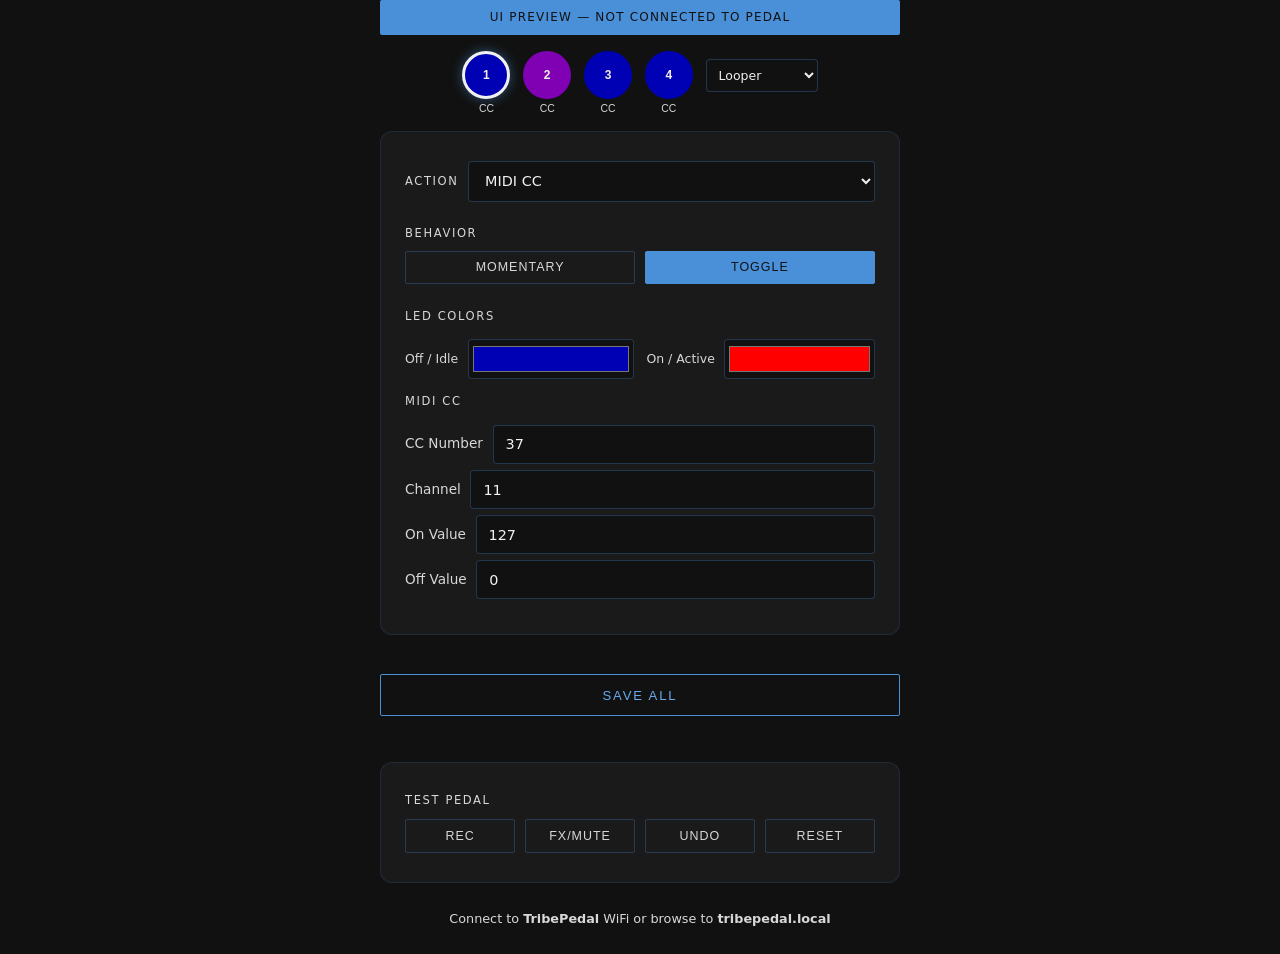
<file: ui-preview.html>
<!DOCTYPE html>
<html lang="en">
<head>
<meta charset="UTF-8">
<meta name="viewport" content="width=device-width, initial-scale=1.0, viewport-fit=cover">
<title>Tribe Pedal</title>
<meta name="apple-mobile-web-app-capable" content="yes">
<meta name="apple-mobile-web-app-status-bar-style" content="black-translucent">
<meta name="apple-mobile-web-app-title" content="Tribe Pedal">
<meta name="mobile-web-app-capable" content="yes">
<meta name="theme-color" content="#111111">
<link rel="manifest" href="/manifest.webmanifest">
<style>
*{box-sizing:border-box;margin:0;padding:0}
:root{
  --ink:#111111;--paper:#f0f0f0;--accent:#4a90d9;--accent-light:#6aabef;
  --warm:#1a1a1a;--mid:#2a2a2a;--cream:#d8d8d8;--muted:#999999;
}
body{
  font-family:system-ui,-apple-system,sans-serif;font-weight:300;
  background:var(--ink);color:var(--paper);
  min-height:100vh;display:flex;flex-direction:column;align-items:center;justify-content:center;
  padding:1.5rem;padding-top:env(safe-area-inset-top,1.5rem);line-height:1.6;
}
.container{max-width:520px;width:100%;animation:fade-up .8s ease both;position:relative}
@keyframes fade-up{from{opacity:0;transform:translateY(16px)}to{opacity:1;transform:translateY(0)}}
@media(prefers-reduced-motion:reduce){.container{animation:none}}

/* Toolbar: buttons + preset on one line */
.toolbar{display:flex;align-items:center;gap:.8rem;justify-content:center;margin-bottom:2rem}
.preset-sel{
  padding:.45rem .5rem;font-size:.78rem;font-weight:400;
  border:1px solid rgba(74,144,217,.3);border-radius:4px;
  background:var(--ink);color:var(--paper);font-family:inherit;
  width:auto;
}
.preset-sel:focus{outline:2px solid var(--accent-light);outline-offset:1px;border-color:var(--accent)}

/* Button selector row */
.pedal{display:flex;gap:.8rem}
.btn-slot{
  width:48px;height:48px;border-radius:50%;
  display:flex;align-items:center;justify-content:center;
  font-size:.75rem;font-weight:600;
  cursor:pointer;transition:all .2s;
  border:3px solid transparent;
  position:relative;
}
.btn-slot:hover{transform:scale(1.08)}
.btn-slot:focus-visible{outline:3px solid var(--accent-light);outline-offset:3px}
.btn-slot[aria-selected="true"]{border-color:var(--paper);box-shadow:0 0 12px rgba(74,144,217,.5)}
.btn-label{
  position:absolute;top:calc(100% + .4rem);left:50%;transform:translateX(-50%);
  font-size:.65rem;font-weight:400;color:var(--cream);white-space:nowrap;
}

/* Card */
.card{
  background:var(--warm);border:1px solid rgba(74,144,217,.15);
  border-radius:12px;padding:1.8rem 1.5rem;margin-bottom:1.2rem;
}
.section-label{
  font-size:.72rem;font-weight:500;color:var(--cream);
  text-transform:uppercase;letter-spacing:.14em;margin:1.4rem 0 .5rem;
}
.section-label:first-child{margin-top:0}

/* Form elements */
label{display:flex;align-items:center;gap:.6rem;font-size:.85rem;color:var(--cream);margin:.4rem 0}
label>input,label>select{flex:1;min-width:0}
select,input[type=number],input[type=text]{
  width:100%;padding:.65rem .75rem;font-size:.9rem;font-weight:300;
  border:1px solid rgba(74,144,217,.3);border-radius:4px;
  background:var(--ink);color:var(--paper);transition:border-color .3s;
  font-family:inherit;
}
select:focus,input:focus{outline:2px solid var(--accent-light);outline-offset:1px;border-color:var(--accent)}
select{color:var(--paper);appearance:auto}
.color-row{display:flex;gap:.8rem;margin:.4rem 0}
.color-row label{flex:1;text-align:center;font-size:.78rem}
.color-row input[type=color]{
  width:100%;height:40px;border:1px solid rgba(74,144,217,.3);
  border-radius:4px;cursor:pointer;background:var(--ink);padding:2px;
}
.color-row input[type=color]:focus{outline:2px solid var(--accent-light);outline-offset:1px}

/* Toggle buttons */
.toggle-row{display:flex;gap:.6rem;margin:.4rem 0}
.toggle-row button{
  flex:1;padding:.55rem;font-size:.78rem;font-weight:500;
  text-transform:uppercase;letter-spacing:.08em;
  background:transparent;color:var(--cream);
  border:1px solid rgba(74,144,217,.3);border-radius:2px;
  cursor:pointer;transition:all .2s;
}
.toggle-row button:hover{border-color:var(--accent);color:var(--accent-light)}
.toggle-row button:focus-visible{outline:2px solid var(--accent-light);outline-offset:2px}
.toggle-row button[aria-pressed="true"]{background:var(--accent);color:var(--ink);border-color:var(--accent)}

/* Conditional fields */
.field-group{display:none}
.field-group.visible{display:block}

/* Save button */
.save-btn{
  width:100%;margin-top:1.2rem;
  background:transparent;color:var(--accent-light);
  border:1px solid var(--accent);border-radius:2px;
  padding:.8rem;font-size:.82rem;font-weight:500;
  text-transform:uppercase;letter-spacing:.14em;
  cursor:pointer;transition:all .2s;
}
.save-btn:hover{background:var(--accent);color:var(--ink)}
.save-btn:focus-visible{outline:2px solid var(--accent-light);outline-offset:3px}
.status{margin-top:.6rem;text-align:center;font-size:.85rem;color:var(--accent-light);min-height:1.2em}
[role="status"]{min-height:1.2em}
.info{font-size:.8rem;color:var(--cream);text-align:center;line-height:1.8;margin-top:1.5rem}

/* Test section */
.test-row{display:flex;gap:.6rem;margin-top:.6rem}
.test-row button{
  flex:1;padding:.55rem;font-size:.78rem;font-weight:500;
  text-transform:uppercase;letter-spacing:.08em;
  background:transparent;color:var(--cream);
  border:1px solid rgba(74,144,217,.3);border-radius:2px;
  cursor:pointer;transition:all .2s;
}
.test-row button:hover{border-color:var(--accent);color:var(--accent-light)}
.test-row button:focus-visible{outline:2px solid var(--accent-light);outline-offset:2px}

/* Preview banner */
.preview-banner{
  background:var(--accent);color:var(--ink);text-align:center;
  padding:.5rem;font-size:.75rem;font-weight:500;
  text-transform:uppercase;letter-spacing:.1em;margin-bottom:1rem;
  border-radius:2px;
}
</style>
</head>
<body>
<div class="container" role="main">
  <div class="preview-banner" role="alert">UI Preview — not connected to pedal</div>



  <div class="toolbar" role="toolbar" aria-label="Button selector and preset">
    <div class="pedal" id="pedal-row" role="tablist"></div>
    <select id="mode-sel" onchange="applyMode(this.value)" aria-label="Preset" class="preset-sel">
      <option value="custom">Custom</option>
      <option value="looper" selected>Looper</option>
      <option value="pageturner">Page Turner</option>
      <option value="pedalboard">Pedalboard</option>
    </select>
  </div>

  <div class="card" id="editor" style="display:none" role="tabpanel" aria-label="Button configuration">
    <label class="section-label" style="margin-top:0">Action <select id="type" onchange="onTypeChange()" style="flex:1">
      <option value="0">MIDI CC</option>
      <option value="1">MIDI Note</option>
      <option value="2">MIDI Program Change</option>
      <option value="3">Keyboard</option>
      <option value="4">OSC</option>
      <option value="5">None</option>
    </select></label>

    <p class="section-label" id="behavior-label">Behavior</p>
    <div class="toggle-row" role="group" aria-labelledby="behavior-label">
      <button type="button" id="beh-mom" onclick="setBehavior(0)" aria-pressed="true">Momentary</button>
      <button type="button" id="beh-tog" onclick="setBehavior(1)" aria-pressed="false">Toggle</button>
    </div>

    <p class="section-label" id="color-label">LED Colors</p>
    <div class="color-row" role="group" aria-labelledby="color-label">
      <label>Off / Idle<input type="color" id="col-off" onchange="onColorChange()" aria-label="LED color when off"></label>
      <label>On / Active<input type="color" id="col-on" onchange="onColorChange()" aria-label="LED color when on"></label>
    </div>

    <div id="fields-cc" class="field-group">
      <fieldset style="border:0;padding:0;margin:0">
        <legend class="section-label">MIDI CC</legend>
        <label>CC Number <input type="number" id="cc-num" min="0" max="127"></label>
        <label>Channel <input type="number" id="cc-ch" min="1" max="16"></label>
        <label>On Value <input type="number" id="cc-on" min="0" max="127"></label>
        <label>Off Value <input type="number" id="cc-off" min="0" max="127"></label>
      </fieldset>
    </div>

    <div id="fields-note" class="field-group">
      <fieldset style="border:0;padding:0;margin:0">
        <legend class="section-label">MIDI Note</legend>
        <label>Note Number <input type="number" id="note-num" min="0" max="127"></label>
        <label>Velocity <input type="number" id="note-vel" min="1" max="127"></label>
        <label>Channel <input type="number" id="note-ch" min="1" max="16"></label>
      </fieldset>
    </div>

    <div id="fields-pc" class="field-group">
      <fieldset style="border:0;padding:0;margin:0">
        <legend class="section-label">Program Change</legend>
        <label>Program <input type="number" id="pc-num" min="0" max="127"></label>
        <label>Channel <input type="number" id="pc-ch" min="1" max="16"></label>
      </fieldset>
    </div>

    <div id="fields-key" class="field-group">
      <fieldset style="border:0;padding:0;margin:0">
        <legend class="section-label">Keyboard</legend>
        <label>Key <input type="text" id="key-char" maxlength="12" placeholder="e.g. a, enter, f5, space"></label>
        <p class="section-label" style="margin-top:.8rem" id="mod-label">Modifiers</p>
        <div class="toggle-row" role="group" aria-labelledby="mod-label">
          <button type="button" id="mod-ctrl" onclick="toggleMod(0)" aria-pressed="false">Ctrl</button>
          <button type="button" id="mod-shift" onclick="toggleMod(1)" aria-pressed="false">Shift</button>
          <button type="button" id="mod-alt" onclick="toggleMod(2)" aria-pressed="false">Alt</button>
          <button type="button" id="mod-gui" onclick="toggleMod(3)" aria-pressed="false">Gui</button>
        </div>
      </fieldset>
    </div>

    <div id="fields-osc" class="field-group">
      <fieldset style="border:0;padding:0;margin:0">
        <legend class="section-label">OSC</legend>
        <label>Address <input type="text" id="osc-addr" maxlength="47" placeholder="/looper/1/press"></label>
        <label>On Value <input type="number" id="osc-on" step="0.1"></label>
        <label>Off Value <input type="number" id="osc-off" step="0.1"></label>
      </fieldset>
    </div>
  </div>

  <button type="button" class="save-btn" onclick="alert('Preview mode — connect to pedal WiFi to save')">Save All</button>
  <div class="status" id="st" role="status" aria-live="polite"></div>

  <div class="card" style="margin-top:1.2rem">
    <p class="section-label" style="margin-top:0" id="test-label">Test Pedal</p>
    <div class="test-row" id="test-row" role="group" aria-labelledby="test-label"></div>
  </div>

  <p class="info">Connect to <strong>TribePedal</strong> WiFi or browse to <strong>tribepedal.local</strong></p>
</div>

<script>
var B=[
  {t:0,bh:1,cr:0,cg:0,cb:180,cor:255,cog:0,cob:0,kc:0,km:0,cc:37,mch:11,con:127,cof:0,nt:60,vel:127,pc:0,oa:'/sl/0/hit',oon:1,oof:0},
  {t:0,bh:1,cr:128,cg:0,cb:180,cor:0,cog:255,cob:0,kc:0,km:0,cc:38,mch:11,con:127,cof:0,nt:60,vel:127,pc:0,oa:'/sl/0/hit',oon:1,oof:0},
  {t:0,bh:0,cr:0,cg:0,cb:180,cor:255,cog:255,cob:255,kc:0,km:0,cc:39,mch:11,con:127,cof:0,nt:60,vel:127,pc:0,oa:'/sl/0/hit',oon:1,oof:0},
  {t:0,bh:0,cr:0,cg:0,cb:180,cor:255,cog:255,cob:255,kc:0,km:0,cc:40,mch:11,con:127,cof:0,nt:60,vel:127,pc:0,oa:'/sl/0/hit',oon:1,oof:0}
];
var sel=0;

var KEY_MAP={
  'enter':0xB0,'return':0xB0,'esc':0xB1,'escape':0xB1,'backspace':0xB2,
  'tab':0xB3,'space':0x20,'delete':0xD4,'insert':0xD1,
  'up':0xDA,'down':0xD9,'left':0xD8,'right':0xD7,
  'home':0xD2,'end':0xD5,'pageup':0xD3,'pagedown':0xD6,
  'f1':0xC2,'f2':0xC3,'f3':0xC4,'f4':0xC5,'f5':0xC6,'f6':0xC7,
  'f7':0xC8,'f8':0xC9,'f9':0xCA,'f10':0xCB,'f11':0xCC,'f12':0xCD,
  'f13':0xF0,'f14':0xF1,'f15':0xF2,'f16':0xF3,'f17':0xF4,'f18':0xF5,
  'f19':0xF6,'f20':0xF7,'f21':0xF8,'f22':0xF9,'f23':0xFA,'f24':0xFB
};

var BTN_NAMES=['Button 1','Button 2','Button 3','Button 4'];

function rgb2hex(r,g,b){return '#'+[r,g,b].map(function(x){return x.toString(16).padStart(2,'0')}).join('')}
function hex2rgb(h){return[parseInt(h.substr(1,2),16),parseInt(h.substr(3,2),16),parseInt(h.substr(5,2),16)]}

// Ensure text on colored backgrounds meets WCAG AA contrast
function contrastColor(r,g,b){
  var lum=(0.299*r+0.587*g+0.114*b)/255;
  return lum>0.5?'#0d0b09':'#f4efe6';
}

function renderPedal(){
  var row=document.getElementById('pedal-row');
  row.innerHTML='';
  var labels=['CC','Note','PC','Key','OSC','Off'];
  for(var i=0;i<4;i++){
    var b=B[i];
    var bg=rgb2hex(b.cr,b.cg,b.cb);
    var fg=contrastColor(b.cr,b.cg,b.cb);
    var d=document.createElement('button');
    d.type='button';
    d.className='btn-slot';
    d.setAttribute('role','tab');
    d.setAttribute('aria-selected',i===sel?'true':'false');
    d.setAttribute('aria-label',BTN_NAMES[i]+' — '+labels[b.t]);
    d.style.background=bg;
    d.style.color=fg;
    d.innerHTML=(i+1)+'<span class="btn-label" aria-hidden="true">'+labels[b.t]+'</span>';
    d.onclick=(function(idx){return function(){selectBtn(idx)}})(i);
    row.appendChild(d);
  }
}

function selectBtn(i){
  sel=i;
  renderPedal();
  var b=B[i];
  document.getElementById('editor').style.display='block';
  document.getElementById('type').value=b.t;
  document.getElementById('beh-mom').setAttribute('aria-pressed',b.bh===0?'true':'false');
  document.getElementById('beh-tog').setAttribute('aria-pressed',b.bh===1?'true':'false');
  document.getElementById('col-off').value=rgb2hex(b.cr,b.cg,b.cb);
  document.getElementById('col-on').value=rgb2hex(b.cor,b.cog,b.cob);
  document.getElementById('cc-num').value=b.cc;
  document.getElementById('cc-ch').value=b.mch;
  document.getElementById('cc-on').value=b.con;
  document.getElementById('cc-off').value=b.cof;
  document.getElementById('note-num').value=b.nt;
  document.getElementById('note-vel').value=b.vel;
  document.getElementById('note-ch').value=b.mch;
  document.getElementById('pc-num').value=b.pc;
  document.getElementById('pc-ch').value=b.mch;
  var kn=b.kc;
  var ks='';
  for(var k in KEY_MAP){if(KEY_MAP[k]===kn){ks=k;break}}
  if(!ks&&kn>=32&&kn<127)ks=String.fromCharCode(kn);
  document.getElementById('key-char').value=ks;
  ['ctrl','shift','alt','gui'].forEach(function(m,idx){
    document.getElementById('mod-'+m).setAttribute('aria-pressed',(b.km&(1<<idx))?'true':'false');
  });
  document.getElementById('osc-addr').value=b.oa;
  document.getElementById('osc-on').value=b.oon;
  document.getElementById('osc-off').value=b.oof;
  onTypeChange();
}

function onTypeChange(){
  var t=parseInt(document.getElementById('type').value);
  B[sel].t=t;
  ['cc','note','pc','key','osc'].forEach(function(f,i){
    var el=document.getElementById('fields-'+f);
    el.className='field-group'+(i===t?' visible':'');
    el.setAttribute('aria-hidden',i!==t?'true':'false');
  });
  renderPedal();
}

function setBehavior(v){
  B[sel].bh=v;
  document.getElementById('beh-mom').setAttribute('aria-pressed',v===0?'true':'false');
  document.getElementById('beh-tog').setAttribute('aria-pressed',v===1?'true':'false');
}

function onColorChange(){
  var off=hex2rgb(document.getElementById('col-off').value);
  var on=hex2rgb(document.getElementById('col-on').value);
  B[sel].cr=off[0];B[sel].cg=off[1];B[sel].cb=off[2];
  B[sel].cor=on[0];B[sel].cog=on[1];B[sel].cob=on[2];
  renderPedal();
}

function toggleMod(bit){
  B[sel].km^=(1<<bit);
  ['ctrl','shift','alt','gui'].forEach(function(m,i){
    document.getElementById('mod-'+m).setAttribute('aria-pressed',(B[sel].km&(1<<i))?'true':'false');
  });
}

function readFields(){
  var b=B[sel];
  b.t=parseInt(document.getElementById('type').value);
  b.cc=parseInt(document.getElementById('cc-num').value)||0;
  b.mch=parseInt(document.getElementById(b.t===0?'cc-ch':b.t===1?'note-ch':'pc-ch').value)||1;
  b.con=parseInt(document.getElementById('cc-on').value)||127;
  b.cof=parseInt(document.getElementById('cc-off').value)||0;
  b.nt=parseInt(document.getElementById('note-num').value)||60;
  b.vel=parseInt(document.getElementById('note-vel').value)||127;
  b.pc=parseInt(document.getElementById('pc-num').value)||0;
  var ks=document.getElementById('key-char').value.toLowerCase().trim();
  if(KEY_MAP[ks])b.kc=KEY_MAP[ks];
  else if(ks.length===1)b.kc=ks.charCodeAt(0);
  else b.kc=0;
  b.oa=document.getElementById('osc-addr').value;
  b.oon=parseFloat(document.getElementById('osc-on').value)||1;
  b.oof=parseFloat(document.getElementById('osc-off').value)||0;
}

var MODES={
  looper:[
    {t:0,bh:1,cr:0,cg:0,cb:180,cor:255,cog:0,cob:0,kc:0,km:0,cc:37,mch:11,con:127,cof:0,nt:60,vel:127,pc:0,oa:'/sl/0/hit',oon:1,oof:0},
    {t:0,bh:1,cr:128,cg:0,cb:180,cor:0,cog:255,cob:0,kc:0,km:0,cc:38,mch:11,con:127,cof:0,nt:60,vel:127,pc:0,oa:'/sl/0/hit',oon:1,oof:0},
    {t:0,bh:0,cr:0,cg:0,cb:180,cor:255,cog:255,cob:255,kc:0,km:0,cc:39,mch:11,con:127,cof:0,nt:60,vel:127,pc:0,oa:'/sl/0/hit',oon:1,oof:0},
    {t:0,bh:0,cr:0,cg:0,cb:180,cor:255,cog:255,cob:255,kc:0,km:0,cc:40,mch:11,con:127,cof:0,nt:60,vel:127,pc:0,oa:'/sl/0/hit',oon:1,oof:0}
  ],
  pageturner:[
    {t:3,bh:0,cr:30,cg:30,cb:50,cor:200,cog:200,cob:255,kc:0xD8,km:0,cc:1,mch:1,con:127,cof:0,nt:60,vel:127,pc:0,oa:'',oon:1,oof:0},
    {t:3,bh:0,cr:30,cg:30,cb:50,cor:200,cog:200,cob:255,kc:0xD7,km:0,cc:1,mch:1,con:127,cof:0,nt:60,vel:127,pc:0,oa:'',oon:1,oof:0},
    {t:3,bh:0,cr:30,cg:30,cb:50,cor:200,cog:200,cob:255,kc:0xDA,km:0,cc:1,mch:1,con:127,cof:0,nt:60,vel:127,pc:0,oa:'',oon:1,oof:0},
    {t:3,bh:0,cr:30,cg:30,cb:50,cor:200,cog:200,cob:255,kc:0xD9,km:0,cc:1,mch:1,con:127,cof:0,nt:60,vel:127,pc:0,oa:'',oon:1,oof:0}
  ],
  pedalboard:[
    {t:0,bh:1,cr:20,cg:40,cb:10,cor:0,cog:255,cob:0,kc:0,km:0,cc:80,mch:1,con:127,cof:0,nt:60,vel:127,pc:0,oa:'',oon:1,oof:0},
    {t:0,bh:1,cr:40,cg:20,cb:10,cor:255,cog:140,cob:0,kc:0,km:0,cc:81,mch:1,con:127,cof:0,nt:60,vel:127,pc:0,oa:'',oon:1,oof:0},
    {t:0,bh:1,cr:10,cg:20,cb:40,cor:80,cog:80,cob:255,kc:0,km:0,cc:82,mch:1,con:127,cof:0,nt:60,vel:127,pc:0,oa:'',oon:1,oof:0},
    {t:0,bh:1,cr:40,cg:10,cb:10,cor:255,cog:0,cob:0,kc:0,km:0,cc:83,mch:1,con:127,cof:0,nt:60,vel:127,pc:0,oa:'',oon:1,oof:0}
  ]
};

var TEST_LABELS={
  custom:['1','2','3','4'],
  looper:['Rec','FX/Mute','Undo','Reset'],
  pageturner:['Left','Right','Up','Down'],
  pedalboard:['FX 1','FX 2','FX 3','FX 4']
};
var currentMode='looper';

var looperState=0;
var layerCount=0;
var FX_COLORS=['#ffffff','#0050ff','#00ff00','#ff8c00'];
var FX_NAMES=['Clean','Chorus','Overdrive','Distortion'];
var fxChain=0;

function renderTestButtons(){
  var labels=TEST_LABELS[currentMode]||TEST_LABELS.custom;
  var row=document.getElementById('test-row');
  row.innerHTML='';
  for(var i=0;i<4;i++){
    var b=document.createElement('button');
    b.type='button';
    b.textContent=labels[i];
    b.setAttribute('aria-label','Test '+labels[i]+' button');
    b.onclick=(function(idx){return function(){testPress(idx)}})(i);
    row.appendChild(b);
  }
}

function testPress(btn){
  var st=document.getElementById('st');
  if(currentMode==='looper'){
    switch(btn){
      case 0:
        if(looperState===0) looperState=1;
        else if(looperState===1){looperState=2;layerCount=1;}
        else if(looperState===2) looperState=3;
        else if(looperState===3){looperState=2;layerCount++;}
        else if(looperState===4) looperState=3;
        break;
      case 1:
        fxChain=(fxChain+1)&3;
        st.textContent=FX_NAMES[fxChain];
        setTimeout(function(){st.textContent=''},800);
        return;
      case 2:
        if(layerCount>0){layerCount--;if(layerCount===0)looperState=0;}
        if(looperState===3)looperState=2;
        break;
      case 3:
        looperState=0;layerCount=0;fxChain=0;
        break;
    }
    var names=['Ready','Recording','Playing','Overdubbing','Paused'];
    st.textContent=names[looperState];
    setTimeout(function(){st.textContent=''},800);
  } else {
    st.textContent='Sent';
    setTimeout(function(){st.textContent=''},600);
  }
}

function applyMode(m){
  currentMode=m;
  looperState=0;layerCount=0;fxChain=0;
  if(MODES[m]){
    B=JSON.parse(JSON.stringify(MODES[m]));
    selectBtn(0);
  }
  renderTestButtons();
}

renderPedal();
selectBtn(0);
renderTestButtons();
</script>
</body>
</html>
</file>
